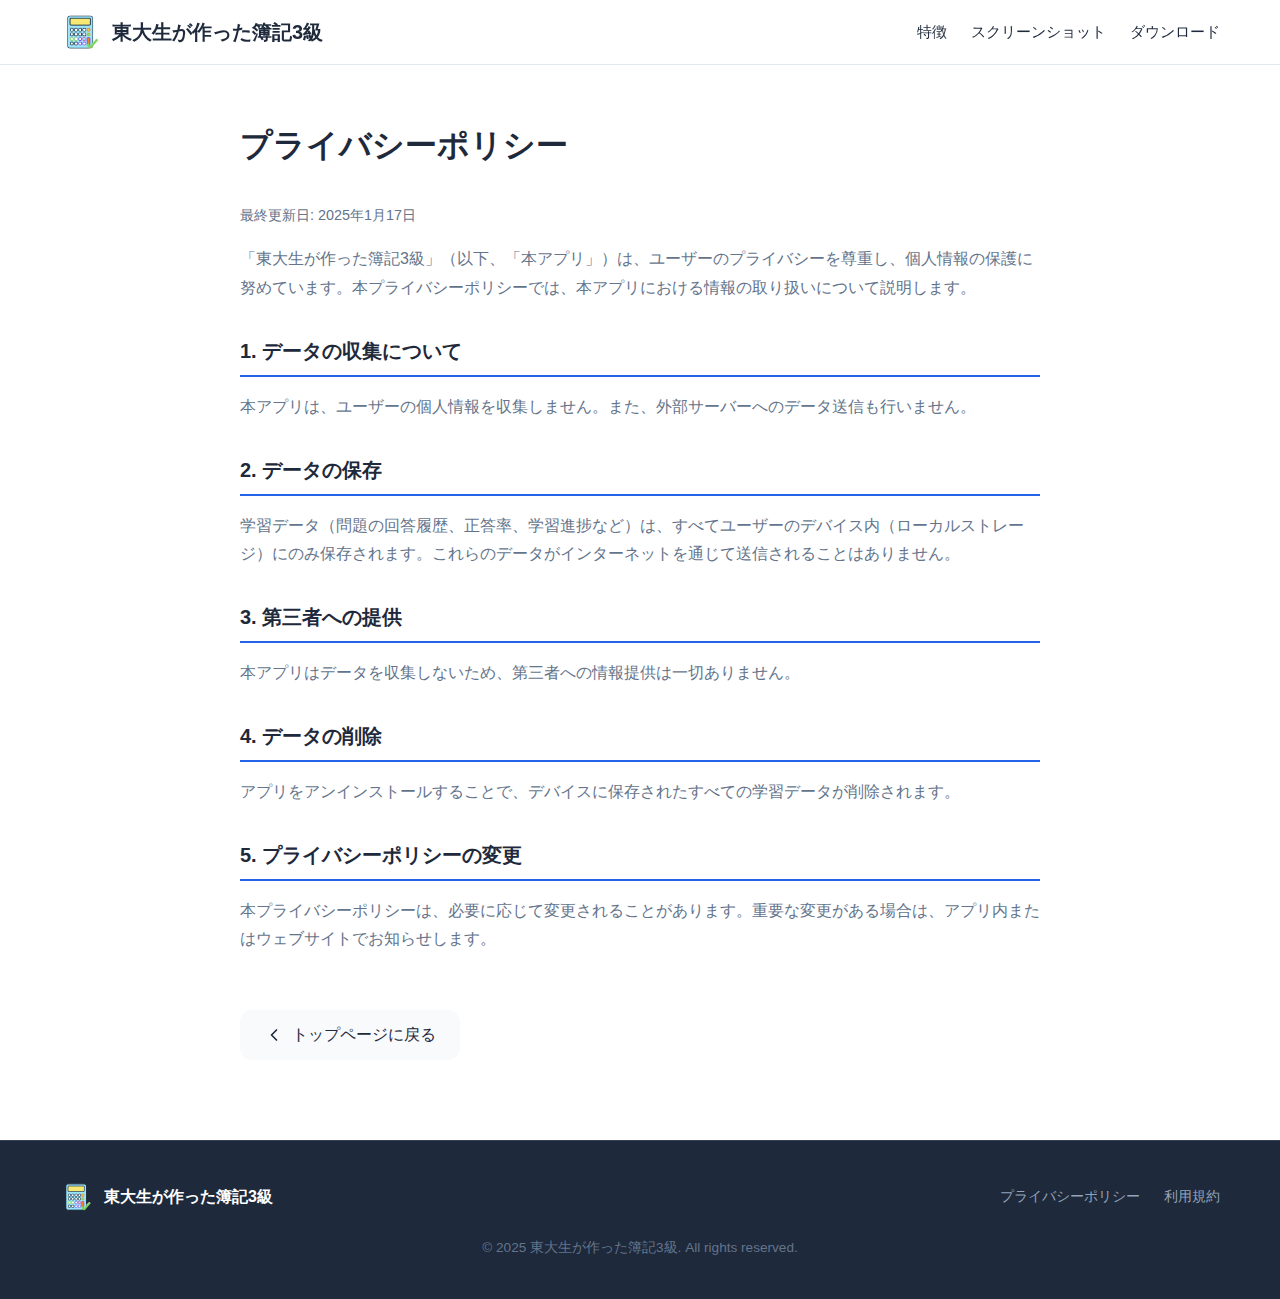
<file: privacy.html>
<!DOCTYPE html>
<html lang="ja">
<head>
  <meta charset="UTF-8">
  <meta name="viewport" content="width=device-width, initial-scale=1.0">
  <meta name="description" content="東大生が作った簿記3級アプリのプライバシーポリシー">
  <title>プライバシーポリシー - 東大生が作った簿記3級</title>
  <link rel="icon" type="image/png" href="images/icon.png">
  <link rel="stylesheet" href="css/styles.css">
  <style>
    .policy-page {
      padding: 120px 0 80px;
      min-height: 100vh;
    }
    .policy-content {
      max-width: 800px;
      margin: 0 auto;
    }
    .policy-content h1 {
      font-size: 2rem;
      margin-bottom: 32px;
      color: var(--text-color);
    }
    .policy-content h2 {
      font-size: 1.25rem;
      margin: 32px 0 16px;
      color: var(--text-color);
      border-bottom: 2px solid var(--primary-color);
      padding-bottom: 8px;
    }
    .policy-content p,
    .policy-content li {
      color: var(--text-light);
      line-height: 1.8;
      margin-bottom: 16px;
    }
    .policy-content ul {
      padding-left: 24px;
      margin-bottom: 16px;
    }
    .policy-content li {
      margin-bottom: 8px;
    }
    .policy-date {
      color: var(--text-light);
      font-size: 0.9rem;
      margin-bottom: 32px;
    }
    .back-link {
      display: inline-flex;
      align-items: center;
      gap: 8px;
      margin-top: 40px;
      padding: 12px 24px;
      background: var(--bg-light);
      border-radius: var(--radius);
      color: var(--text-color);
      font-weight: 500;
    }
    .back-link:hover {
      background: var(--primary-color);
      color: white;
    }
  </style>
</head>
<body>
  <!-- ヘッダー -->
  <header class="header">
    <div class="container">
      <div class="header-content">
        <a href="index.html" style="display: flex; align-items: center; gap: 12px; color: inherit;">
          <img src="images/icon.png" alt="東大生が作った簿記3級アプリアイコン" class="header-icon">
          <span class="header-title">東大生が作った簿記3級</span>
        </a>
      </div>
      <nav class="nav">
        <a href="index.html#features">特徴</a>
        <a href="index.html#screenshots">スクリーンショット</a>
        <a href="index.html#download">ダウンロード</a>
      </nav>
    </div>
  </header>

  <!-- プライバシーポリシー -->
  <main class="policy-page">
    <div class="container">
      <div class="policy-content">
        <h1>プライバシーポリシー</h1>
        <p class="policy-date">最終更新日: 2025年1月17日</p>

        <p>「東大生が作った簿記3級」（以下、「本アプリ」）は、ユーザーのプライバシーを尊重し、個人情報の保護に努めています。本プライバシーポリシーでは、本アプリにおける情報の取り扱いについて説明します。</p>

        <h2>1. データの収集について</h2>
        <p>本アプリは、ユーザーの個人情報を収集しません。また、外部サーバーへのデータ送信も行いません。</p>

        <h2>2. データの保存</h2>
        <p>学習データ（問題の回答履歴、正答率、学習進捗など）は、すべてユーザーのデバイス内（ローカルストレージ）にのみ保存されます。これらのデータがインターネットを通じて送信されることはありません。</p>

        <h2>3. 第三者への提供</h2>
        <p>本アプリはデータを収集しないため、第三者への情報提供は一切ありません。</p>

        <h2>4. データの削除</h2>
        <p>アプリをアンインストールすることで、デバイスに保存されたすべての学習データが削除されます。</p>

        <h2>5. プライバシーポリシーの変更</h2>
        <p>本プライバシーポリシーは、必要に応じて変更されることがあります。重要な変更がある場合は、アプリ内またはウェブサイトでお知らせします。</p>

        <a href="index.html" class="back-link">
          <svg xmlns="http://www.w3.org/2000/svg" width="20" height="20" viewBox="0 0 24 24" fill="none" stroke="currentColor" stroke-width="2" stroke-linecap="round" stroke-linejoin="round">
            <polyline points="15 18 9 12 15 6"/>
          </svg>
          トップページに戻る
        </a>
      </div>
    </div>
  </main>

  <!-- フッター -->
  <footer class="footer">
    <div class="container">
      <div class="footer-content">
        <div class="footer-logo">
          <img src="images/icon.png" alt="東大生が作った簿記3級" class="footer-icon">
          <span>東大生が作った簿記3級</span>
        </div>
        <div class="footer-links">
          <a href="privacy.html">プライバシーポリシー</a>
          <a href="terms.html">利用規約</a>
        </div>
      </div>
      <p class="copyright">&copy; 2025 東大生が作った簿記3級. All rights reserved.</p>
    </div>
  </footer>
</body>
</html>
</file>
<file: css/styles.css>
/* Reset & Base */
*,
*::before,
*::after {
  box-sizing: border-box;
  margin: 0;
  padding: 0;
}

:root {
  --primary-color: #2563eb;
  --primary-dark: #1d4ed8;
  --secondary-color: #64748b;
  --accent-color: #f59e0b;
  --text-color: #1e293b;
  --text-light: #64748b;
  --bg-color: #ffffff;
  --bg-light: #f8fafc;
  --bg-dark: #1e293b;
  --border-color: #e2e8f0;
  --shadow: 0 4px 6px -1px rgb(0 0 0 / 0.1), 0 2px 4px -2px rgb(0 0 0 / 0.1);
  --shadow-lg: 0 10px 15px -3px rgb(0 0 0 / 0.1), 0 4px 6px -4px rgb(0 0 0 / 0.1);
  --radius: 12px;
  --transition: 0.3s ease;
}

html {
  scroll-behavior: smooth;
}

body {
  font-family: -apple-system, BlinkMacSystemFont, 'Segoe UI', Roboto, 'Helvetica Neue', Arial, 'Noto Sans JP', sans-serif;
  font-size: 16px;
  line-height: 1.6;
  color: var(--text-color);
  background-color: var(--bg-color);
}

.container {
  max-width: 1200px;
  margin: 0 auto;
  padding: 0 20px;
}

img {
  max-width: 100%;
  height: auto;
}

a {
  color: var(--primary-color);
  text-decoration: none;
  transition: color var(--transition);
}

a:hover {
  color: var(--primary-dark);
}

/* Header */
.header {
  position: fixed;
  top: 0;
  left: 0;
  right: 0;
  background: rgba(255, 255, 255, 0.95);
  backdrop-filter: blur(10px);
  border-bottom: 1px solid var(--border-color);
  z-index: 1000;
  padding: 12px 0;
}

.header .container {
  display: flex;
  justify-content: space-between;
  align-items: center;
}

.header-content {
  display: flex;
  align-items: center;
  gap: 12px;
}

.header-icon {
  width: 40px;
  height: 40px;
  border-radius: 10px;
}

.header-title {
  font-size: 1.25rem;
  font-weight: 700;
  color: var(--text-color);
}

.nav {
  display: flex;
  gap: 24px;
}

.nav a {
  color: var(--text-color);
  font-weight: 500;
  font-size: 0.95rem;
}

.nav a:hover {
  color: var(--primary-color);
}

/* Buttons */
.btn {
  display: inline-block;
  padding: 12px 28px;
  font-size: 1rem;
  font-weight: 600;
  border-radius: var(--radius);
  transition: all var(--transition);
  cursor: pointer;
  text-align: center;
}

.btn-primary {
  background: var(--primary-color);
  color: white;
}

.btn-primary:hover {
  background: var(--primary-dark);
  color: white;
  transform: translateY(-2px);
  box-shadow: var(--shadow-lg);
}

.btn-secondary {
  background: transparent;
  color: var(--primary-color);
  border: 2px solid var(--primary-color);
}

.btn-secondary:hover {
  background: var(--primary-color);
  color: white;
}

/* Hero Section */
.hero {
  padding: 140px 0 80px;
  background: linear-gradient(135deg, #f0f9ff 0%, #e0f2fe 100%);
}

.hero .container {
  display: grid;
  grid-template-columns: 1fr 1fr;
  gap: 60px;
  align-items: center;
}

.hero-title {
  font-size: 2.75rem;
  font-weight: 800;
  line-height: 1.2;
  margin-bottom: 20px;
  color: var(--text-color);
}

.hero-subtitle {
  font-size: 1.2rem;
  color: var(--text-light);
  margin-bottom: 32px;
  line-height: 1.8;
}

.hero-buttons {
  display: flex;
  gap: 16px;
}

.hero-image {
  display: flex;
  justify-content: center;
}

.phone-mockup {
  max-width: 280px;
  border-radius: 32px;
  box-shadow: var(--shadow-lg);
}

/* Section Styles */
.section-title {
  font-size: 2rem;
  font-weight: 700;
  text-align: center;
  margin-bottom: 48px;
  color: var(--text-color);
}

/* Features Section */
.features {
  padding: 80px 0;
  background: var(--bg-color);
}

.features-grid {
  display: grid;
  grid-template-columns: repeat(3, 1fr);
  gap: 32px;
}

.feature-card {
  padding: 32px;
  background: var(--bg-light);
  border-radius: var(--radius);
  transition: all var(--transition);
}

.feature-card:hover {
  transform: translateY(-4px);
  box-shadow: var(--shadow-lg);
}

.feature-icon {
  width: 64px;
  height: 64px;
  background: linear-gradient(135deg, var(--primary-color), #60a5fa);
  border-radius: 16px;
  display: flex;
  align-items: center;
  justify-content: center;
  margin-bottom: 20px;
  color: white;
}

.feature-card h3 {
  font-size: 1.25rem;
  font-weight: 600;
  margin-bottom: 12px;
  color: var(--text-color);
}

.feature-card p {
  color: var(--text-light);
  font-size: 0.95rem;
  line-height: 1.7;
}

/* Exam Info Section */
.exam-info {
  padding: 80px 0;
  background: var(--bg-light);
}

.exam-content {
  display: grid;
  grid-template-columns: 1.5fr 1fr;
  gap: 60px;
  align-items: center;
}

.exam-text h3 {
  font-size: 1.25rem;
  font-weight: 600;
  margin: 24px 0 16px;
  color: var(--text-color);
}

.exam-text p {
  color: var(--text-light);
  line-height: 1.8;
}

.exam-table {
  width: 100%;
  border-collapse: collapse;
  margin: 16px 0;
  background: var(--bg-color);
  border-radius: var(--radius);
  overflow: hidden;
  box-shadow: var(--shadow);
}

.exam-table th,
.exam-table td {
  padding: 14px 16px;
  text-align: left;
  border-bottom: 1px solid var(--border-color);
}

.exam-table th {
  background: var(--primary-color);
  color: white;
  font-weight: 600;
}

.exam-table tr:last-child td {
  border-bottom: none;
}

.exam-note {
  margin-top: 16px;
  padding: 12px 16px;
  background: #fef3c7;
  border-left: 4px solid var(--accent-color);
  border-radius: 0 var(--radius) var(--radius) 0;
  font-weight: 600;
  color: #92400e;
}

.exam-image {
  display: flex;
  justify-content: center;
}

/* Screenshots Section */
.screenshots {
  padding: 80px 0;
  background: var(--bg-color);
}

.screenshots-slider {
  position: relative;
  display: flex;
  align-items: center;
  gap: 20px;
}

.screenshots-container {
  display: flex;
  gap: 24px;
  overflow-x: auto;
  scroll-snap-type: x mandatory;
  scroll-behavior: smooth;
  padding: 20px 0;
  -ms-overflow-style: none;
  scrollbar-width: none;
}

.screenshots-container::-webkit-scrollbar {
  display: none;
}

.screenshot-item {
  flex: 0 0 auto;
  scroll-snap-align: center;
  text-align: center;
}

.screenshot-item img {
  width: 200px;
  border-radius: 24px;
  box-shadow: var(--shadow-lg);
  transition: transform var(--transition);
}

.screenshot-item:hover img {
  transform: scale(1.05);
}

.screenshot-item p {
  margin-top: 12px;
  font-size: 0.9rem;
  color: var(--text-light);
  font-weight: 500;
}

.slider-btn {
  flex-shrink: 0;
  width: 48px;
  height: 48px;
  border: none;
  background: var(--bg-color);
  border-radius: 50%;
  box-shadow: var(--shadow);
  cursor: pointer;
  display: flex;
  align-items: center;
  justify-content: center;
  color: var(--text-color);
  transition: all var(--transition);
}

.slider-btn:hover {
  background: var(--primary-color);
  color: white;
}

.slider-dots {
  display: flex;
  justify-content: center;
  gap: 8px;
  margin-top: 24px;
}

.slider-dots .dot {
  width: 8px;
  height: 8px;
  border-radius: 50%;
  background: var(--border-color);
  cursor: pointer;
  transition: all var(--transition);
}

.slider-dots .dot.active {
  background: var(--primary-color);
  width: 24px;
  border-radius: 4px;
}

/* Download Section */
.download {
  padding: 80px 0;
  background: linear-gradient(135deg, var(--bg-dark) 0%, #334155 100%);
  text-align: center;
}

.download .section-title {
  color: white;
}

.download-text {
  color: #cbd5e1;
  font-size: 1.1rem;
  margin-bottom: 32px;
}

.download-buttons {
  display: flex;
  justify-content: center;
  gap: 20px;
  flex-wrap: wrap;
}

.store-badge img {
  height: 50px;
  transition: transform var(--transition);
}

.store-badge:hover img {
  transform: scale(1.05);
}

.coming-soon {
  margin-top: 20px;
  color: var(--accent-color);
  font-weight: 600;
  font-size: 1.1rem;
}

/* Footer */
.footer {
  padding: 40px 0;
  background: var(--bg-dark);
  border-top: 1px solid #334155;
}

.footer-content {
  display: flex;
  justify-content: space-between;
  align-items: center;
  margin-bottom: 24px;
}

.footer-logo {
  display: flex;
  align-items: center;
  gap: 12px;
  color: white;
  font-weight: 600;
}

.footer-icon {
  width: 32px;
  height: 32px;
  border-radius: 8px;
}

.footer-links {
  display: flex;
  gap: 24px;
}

.footer-links a {
  color: #94a3b8;
  font-size: 0.9rem;
}

.footer-links a:hover {
  color: white;
}

.copyright {
  text-align: center;
  color: #64748b;
  font-size: 0.85rem;
}

/* Responsive */
@media (max-width: 1024px) {
  .features-grid {
    grid-template-columns: repeat(2, 1fr);
  }

  .exam-content {
    grid-template-columns: 1fr;
    gap: 40px;
  }

  .exam-image {
    order: -1;
  }
}

@media (max-width: 768px) {
  .header .container {
    flex-direction: column;
    gap: 12px;
  }

  .nav {
    gap: 16px;
  }

  .hero {
    padding: 120px 0 60px;
  }

  .hero .container {
    grid-template-columns: 1fr;
    gap: 40px;
    text-align: center;
  }

  .hero-title {
    font-size: 2rem;
  }

  .hero-subtitle {
    font-size: 1rem;
  }

  .hero-buttons {
    justify-content: center;
  }

  .hero-image {
    order: -1;
  }

  .phone-mockup {
    max-width: 220px;
  }

  .features-grid {
    grid-template-columns: 1fr;
  }

  .section-title {
    font-size: 1.5rem;
    margin-bottom: 32px;
  }

  .screenshot-item img {
    width: 160px;
  }

  .slider-btn {
    width: 40px;
    height: 40px;
  }

  .footer-content {
    flex-direction: column;
    gap: 20px;
    text-align: center;
  }

  .footer-links {
    flex-wrap: wrap;
    justify-content: center;
  }
}

@media (max-width: 480px) {
  .hero-title {
    font-size: 1.75rem;
  }

  .hero-buttons {
    flex-direction: column;
    width: 100%;
  }

  .btn {
    width: 100%;
  }

  .download-buttons {
    flex-direction: column;
    align-items: center;
  }
}
</file>
